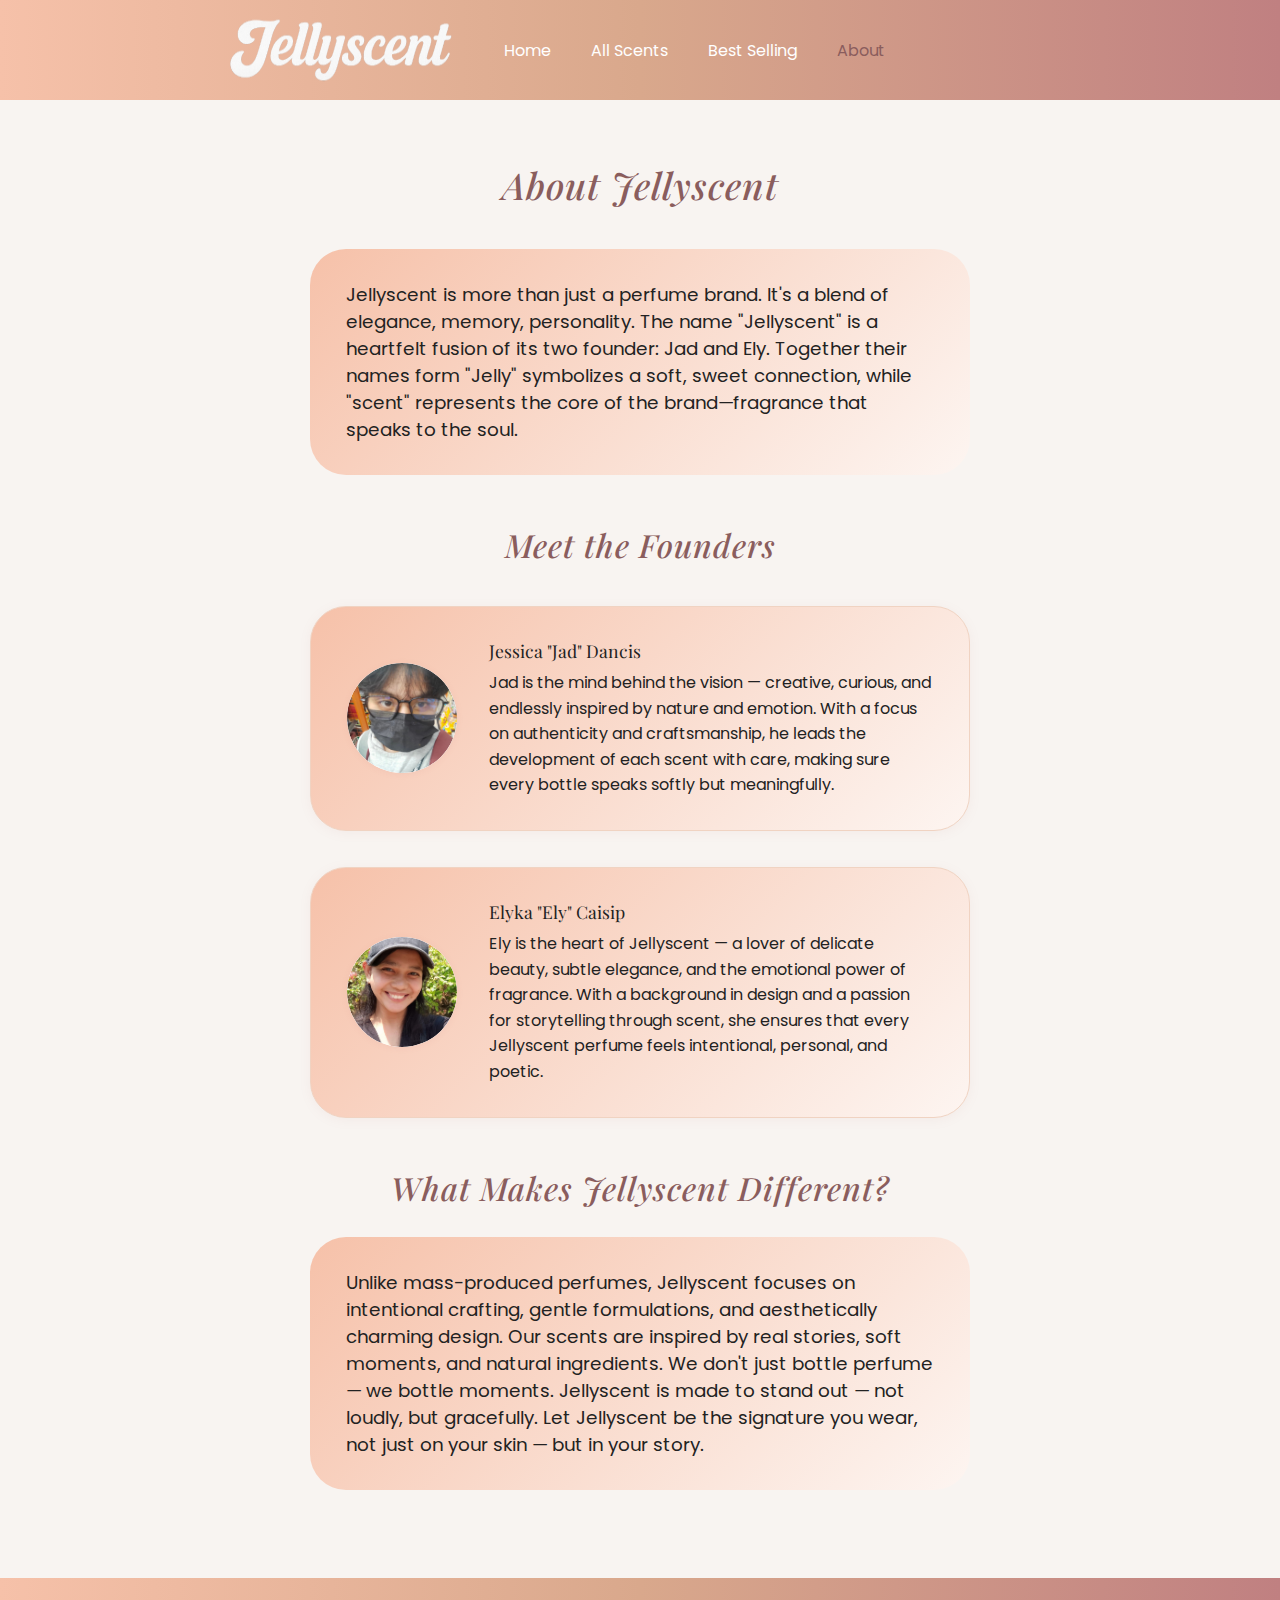
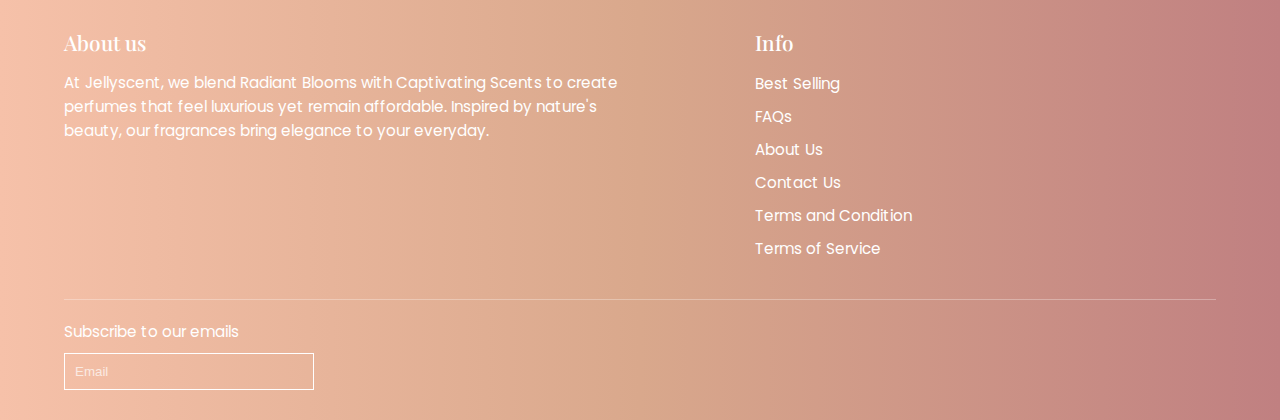
<file: about.html>
<!DOCTYPE html>
<html lang="en">
<head>
    <meta charset="UTF-8">
    <meta name="viewport" content="width=device-width, initial-scale=1.0">
    <title>About Jellyscent</title>
    <link rel="stylesheet" href="styles.css">
    <link href="https://fonts.googleapis.com/css2?family=Playfair+Display:wght@400;500;600;700&family=Poppins:wght@300;400;500&display=swap" rel="stylesheet">
</head>
<body>
    <nav class="navbar">
        <div class="nav-left">
            <div class="logo">
                <img src="images/logo.png" alt="JELLYSCENT logo showing a perfume bottle icon">
            </div>
        </div>
        <div class="menu">
            <ul>
                <li><a href="index.html">Home</a></li>
                <li><a href="all-scents.html">All Scents</a></li>
                <li><a href="bestselling.html">Best Selling</a></li>
                <li><a href="about.html" class="active">About</a></li>
                
            </ul>
        </div>
        <div class="user-icon">
            <a href="buyer/profile-user.html">
                <i class="fas fa-user"></i>
            </a>
        </div>
        <div class="mobile-menu-btn">
            <i class="fas fa-bars"></i>
        </div>
    </nav>
    <main class="about-main">
        <section class="about-section-main">
            <h1 class="about-title centered-title">About Jellyscent</h1>
            <div class="about-highlight-box">
                <p>Jellyscent is more than just a perfume brand. It's a blend of elegance, memory, personality. The name "Jellyscent" is a heartfelt fusion of its two founder: Jad and Ely. Together their names form "Jelly" symbolizes a soft, sweet connection, while "scent" represents the core of the brand—fragrance that speaks to the soul.</p>
            </div>
        </section>
        <section class="founders-section">
            <h2 class="founders-title centered-title">Meet the Founders</h2>
            <div class="founders-cards-horizontal">
                <div class="founder-hover-card">
                    <div class="founder-img-wrap">
                        <img src="images/JAD.jpg" alt="Jessica 'Jad' Dancis" class="founder-img">
                    </div>
                    <div class="founder-info">
                        <h3 class="founder-name">Jessica "Jad" Dancis</h3>
                        <p class="founder-desc">Jad is the mind behind the vision — creative, curious, and endlessly inspired by nature and emotion. With a focus on authenticity and craftsmanship, he leads the development of each scent with care, making sure every bottle speaks softly but meaningfully.</p>
                    </div>
                </div>
                <div class="founder-hover-card founder-mirror-card">
                    <div class="founder-info">
                        <h3 class="founder-name">Elyka "Ely" Caisip</h3>
                        <p class="founder-desc">Ely is the heart of Jellyscent — a lover of delicate beauty, subtle elegance, and the emotional power of fragrance. With a background in design and a passion for storytelling through scent, she ensures that every Jellyscent perfume feels intentional, personal, and poetic.</p>
                    </div>
                    <div class="founder-img-wrap">
                        <img src="images/ELY.jpg" alt="Elyka 'Ely' Caisip" class="founder-img">
                    </div>
                </div>
            </div>
        </section>
        <section class="difference-section">
            <h2 class="difference-title centered-title">What Makes Jellyscent Different?</h2>
            <div class="about-highlight-box">
                <p>Unlike mass-produced perfumes, Jellyscent focuses on intentional crafting, gentle formulations, and aesthetically charming design. Our scents are inspired by real stories, soft moments, and natural ingredients. We don't just bottle perfume — we bottle moments. Jellyscent is made to stand out — not loudly, but gracefully. Let Jellyscent be the signature you wear, not just on your skin — but in your story.</p>
            </div>
        </section>
    </main>
    <footer>
        <div class="footer-content">
            <div class="about-section">
                <h3>About us</h3>
                <p>At Jellyscent, we blend Radiant Blooms with Captivating Scents to create perfumes that feel luxurious yet remain affordable. Inspired by nature's beauty, our fragrances bring elegance to your everyday.</p>
            </div>
            <div class="info-section">
                <h3>Info</h3>
                <ul>
                    <li><a href="best-selling.html">Best Selling</a></li>
                    <li><a href="#">FAQs</a></li>
                    <li><a href="#">About Us</a></li>
                    <li><a href="#">Contact Us</a></li>
                    <li><a href="#">Terms and Condition</a></li>
                    <li><a href="#">Terms of Service</a></li>
                </ul>
            </div>
        </div>
        <div class="footer-bottom">
            <div class="subscribe">
                <p>Subscribe to our emails</p>
                <div class="email-input">
                    <input type="email" placeholder="Email">
                </div>
            </div>
            <div class="social-icons">
                <a href="#"><i class="fab fa-facebook-f"></i></a>
                <a href="#"><i class="fab fa-instagram"></i></a>
            </div>
        </div>
    </footer>
</body>
</html>
</file>
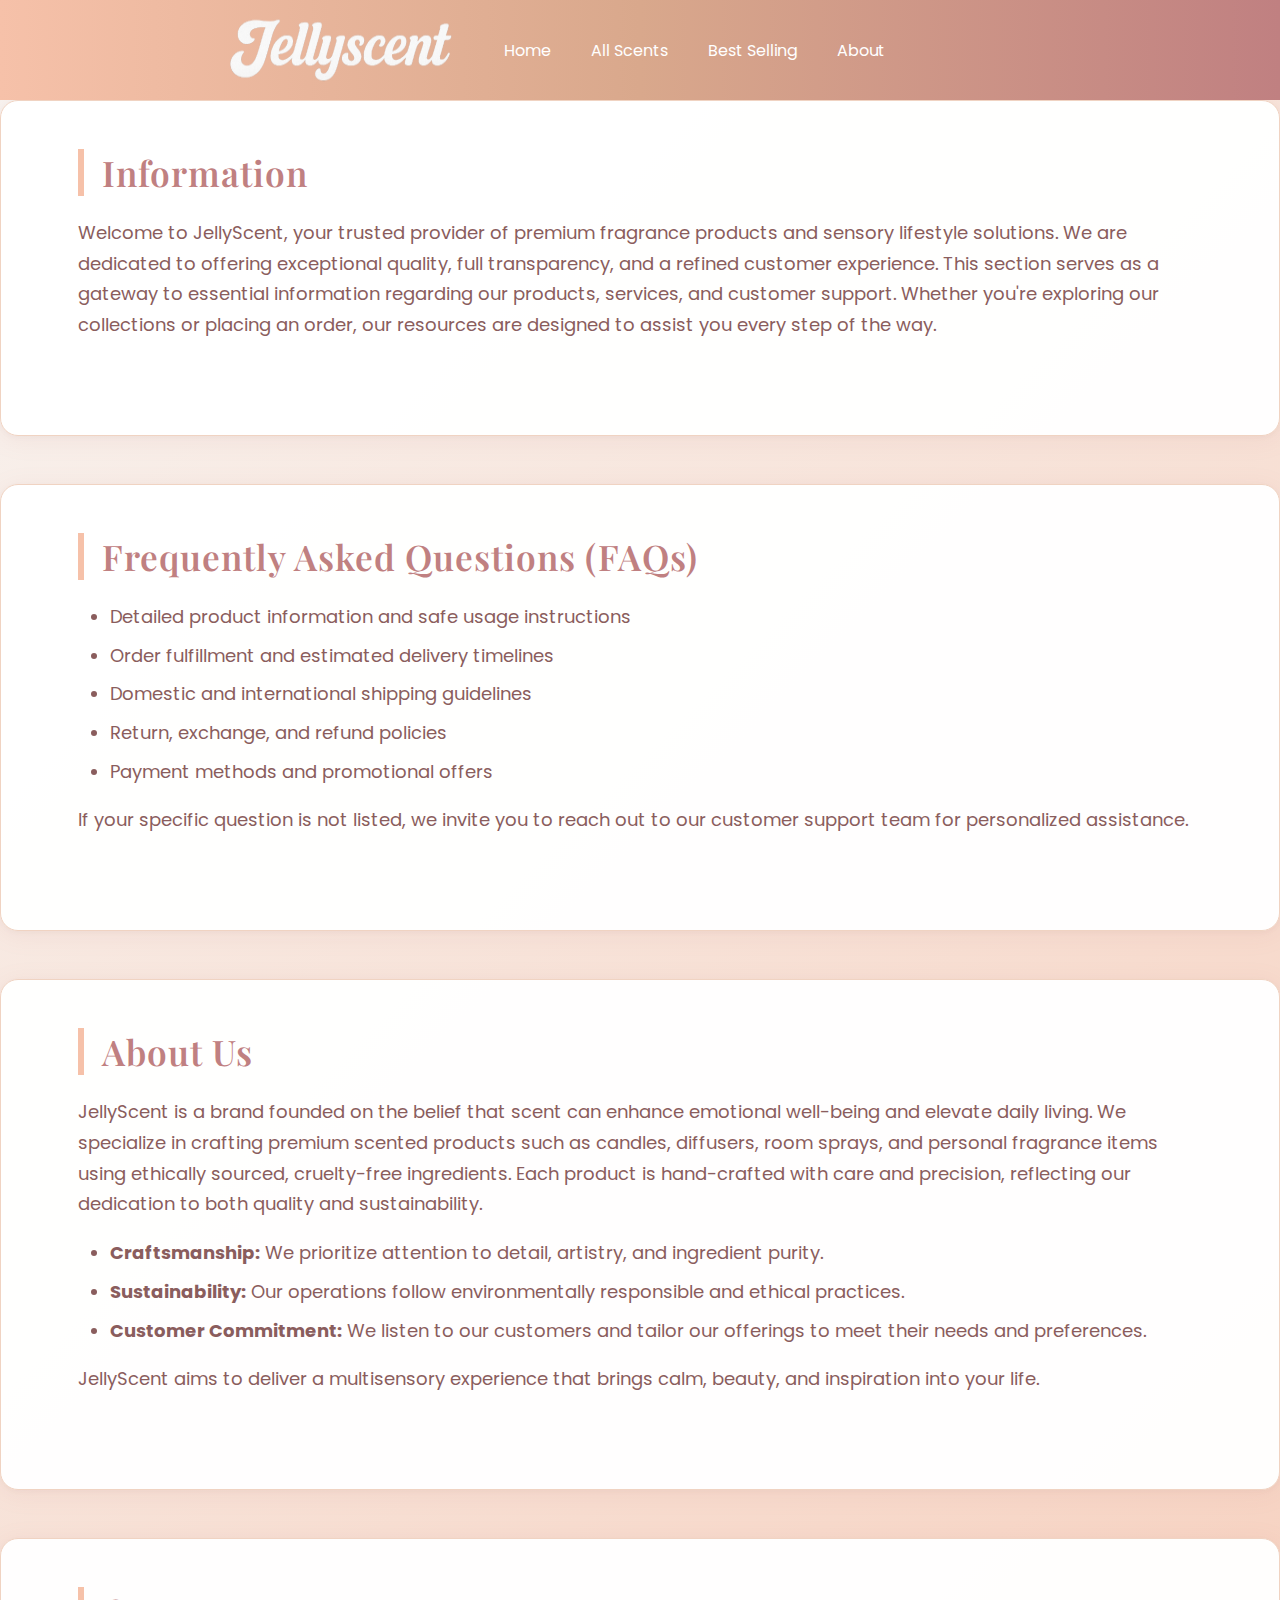
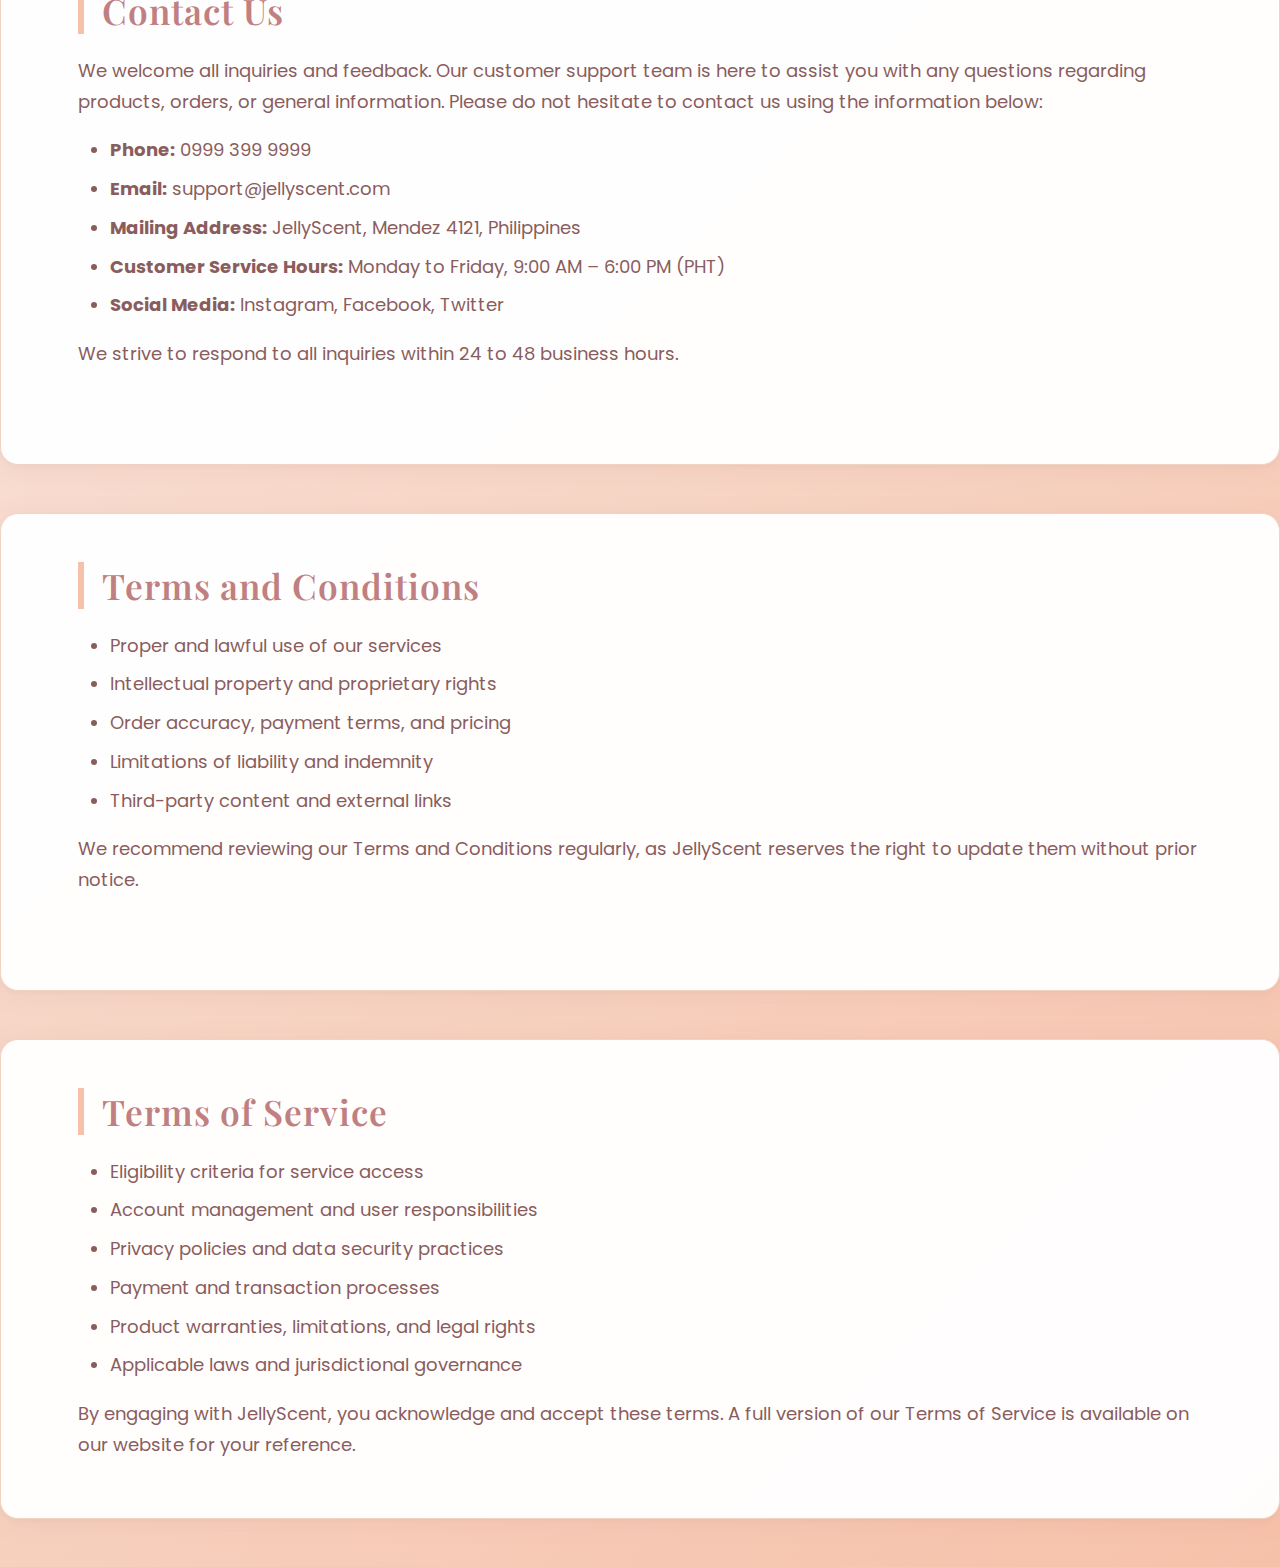
<file: info.html>
<!DOCTYPE html>
<html lang="en">
<head>
    <meta charset="UTF-8">
    <meta name="viewport" content="width=device-width, initial-scale=1.0">
    <title>Info - JellyScent</title>
    <link rel="stylesheet" href="styles.css">
    <link href="https://fonts.googleapis.com/css2?family=Playfair+Display:wght@400;500;600;700&family=Poppins:wght@300;400;500&display=swap" rel="stylesheet">
    <style>
        body {
            background: linear-gradient(135deg, #F8F4F1 0%, #F6C1A9 100%);
            font-family: 'Poppins', sans-serif;
            color: #8A5D5D;
            margin: 0;
        }
        .info-nav {
            position: sticky;
            top: 0;
            background: #fff;
            z-index: 100;
            box-shadow: 0 2px 8px rgba(192,128,129,0.07);
            display: flex;
            justify-content: center;
            gap: 30px;
            padding: 18px 0;
        }
        .info-nav a {
            color: #C08081;
            font-family: 'Playfair Display', serif;
            font-size: 1.1rem;
            text-decoration: none;
            padding: 8px 18px;
            border-radius: 6px;
            transition: background 0.2s, color 0.2s;
        }
        .info-nav a:hover, .info-nav a.active {
            background: #F6C1A9;
            color: #fff;
        }
        .info-section {
            width: 100%;
            margin: 0 auto 48px auto;
            background: rgba(255,255,255,0.97);
            border-radius: 18px;
            box-shadow: 0 4px 24px rgba(192,128,129,0.10), 0 1.5px 4px rgba(138, 93, 93, 0.04);
            padding: 48px 6vw 40px 6vw;
            border: 1.5px solid #f0d3c2;
            position: relative;
            transition: box-shadow 0.3s;
        }
        .info-section:not(:last-child)::after {
            content: '';
            display: block;
            height: 36px;
            width: 100%;
            background: transparent;
        }
        .info-section h2 {
            font-family: 'Playfair Display', serif;
            color: #C08081;
            font-size: 2.2rem;
            margin-bottom: 22px;
            font-weight: 600;
            letter-spacing: 1px;
            text-align: left;
            border-left: 6px solid #F6C1A9;
            padding-left: 18px;
        }
        .info-section p, .info-section ul {
            font-size: 1.13rem;
            color: #8A5D5D;
            margin-bottom: 18px;
            line-height: 1.7;
        }
        .info-section ul {
            padding-left: 32px;
            list-style-type: disc;
        }
        .info-section li {
            margin-bottom: 10px;
        }
        @media (max-width: 900px) {
            .info-section {
                padding: 32px 3vw 28px 3vw;
            }
            .info-section h2 {
                font-size: 1.4rem;
                padding-left: 10px;
            }
        }
        @media (max-width: 600px) {
            .info-section {
                padding: 18px 2vw 14px 2vw;
                border-radius: 10px;
            }
            .info-section h2 {
                font-size: 1.1rem;
                padding-left: 6px;
            }
        }
        .back-btn {
            display: inline-flex;
            align-items: center;
            gap: 6px;
            margin: 28px 0 18px 32px;
            padding: 10px 22px;
            background: #F6C1A9;
            color: #8A5D5D;
            border: none;
            border-radius: 24px;
            font-family: 'Poppins', sans-serif;
            font-size: 1.08rem;
            font-weight: 500;
            cursor: pointer;
            box-shadow: 0 2px 8px rgba(192,128,129,0.07);
            transition: background 0.2s, color 0.2s;
        }
        .back-btn:hover {
            background: #D9A88C;
            color: #fff;
        }
    </style>
</head>
<body>
    <!-- Navigation Bar - Copied from index.html -->
    <nav class="navbar">
        <div class="nav-left">
            <div class="logo">
                <img src="images/logo.png" alt="JELLYSCENT logo showing a perfume bottle icon">
            </div>
        </div>
        <div class="menu">
            <ul>
                <li><a href="index.html">Home</a></li>
                <li><a href="all-scents.html">All Scents</a></li>
                <li><a href="best-selling.html">Best Selling</a></li>
                <li><a href="about.html">About</a></li>
               
            </ul>
        </div>
        <div class="user-icon">
            <a href="login.html">
                <i class="fas fa-user"></i>
            </a>
        </div>
        <div class="mobile-menu-btn">
            <i class="fas fa-bars"></i>
        </div>
    </nav>
    <main>
        <section class="info-section" id="information">
            <h2>Information</h2>
            <p>Welcome to JellyScent, your trusted provider of premium fragrance products and sensory lifestyle solutions. We are dedicated to offering exceptional quality, full transparency, and a refined customer experience. This section serves as a gateway to essential information regarding our products, services, and customer support. Whether you're exploring our collections or placing an order, our resources are designed to assist you every step of the way.</p>
        </section>
        <section class="info-section" id="faqs">
            <h2>Frequently Asked Questions (FAQs)</h2>
            <ul>
                <li>Detailed product information and safe usage instructions</li>
                <li>Order fulfillment and estimated delivery timelines</li>
                <li>Domestic and international shipping guidelines</li>
                <li>Return, exchange, and refund policies</li>
                <li>Payment methods and promotional offers</li>
            </ul>
            <p>If your specific question is not listed, we invite you to reach out to our customer support team for personalized assistance.</p>
        </section>
        <section class="info-section" id="about">
            <h2>About Us</h2>
            <p>JellyScent is a brand founded on the belief that scent can enhance emotional well-being and elevate daily living. We specialize in crafting premium scented products such as candles, diffusers, room sprays, and personal fragrance items using ethically sourced, cruelty-free ingredients. Each product is hand-crafted with care and precision, reflecting our dedication to both quality and sustainability.</p>
            <ul>
                <li><b>Craftsmanship:</b> We prioritize attention to detail, artistry, and ingredient purity.</li>
                <li><b>Sustainability:</b> Our operations follow environmentally responsible and ethical practices.</li>
                <li><b>Customer Commitment:</b> We listen to our customers and tailor our offerings to meet their needs and preferences.</li>
            </ul>
            <p>JellyScent aims to deliver a multisensory experience that brings calm, beauty, and inspiration into your life.</p>
        </section>
        <section class="info-section" id="contact">
            <h2>Contact Us</h2>
            <p>We welcome all inquiries and feedback. Our customer support team is here to assist you with any questions regarding products, orders, or general information. Please do not hesitate to contact us using the information below:</p>
            <ul>
                <li><b>Phone:</b> 0999 399 9999</li>
                <li><b>Email:</b> support@jellyscent.com</li>
                <li><b>Mailing Address:</b> JellyScent, Mendez 4121, Philippines</li>
                <li><b>Customer Service Hours:</b> Monday to Friday, 9:00 AM – 6:00 PM (PHT)</li>
                <li><b>Social Media:</b> Instagram, Facebook, Twitter</li>
            </ul>
            <p>We strive to respond to all inquiries within 24 to 48 business hours.</p>
        </section>
        <section class="info-section" id="terms">
            <h2>Terms and Conditions</h2>
            <ul>
                <li>Proper and lawful use of our services</li>
                <li>Intellectual property and proprietary rights</li>
                <li>Order accuracy, payment terms, and pricing</li>
                <li>Limitations of liability and indemnity</li>
                <li>Third-party content and external links</li>
            </ul>
            <p>We recommend reviewing our Terms and Conditions regularly, as JellyScent reserves the right to update them without prior notice.</p>
        </section>
        <section class="info-section" id="service">
            <h2>Terms of Service</h2>
            <ul>
                <li>Eligibility criteria for service access</li>
                <li>Account management and user responsibilities</li>
                <li>Privacy policies and data security practices</li>
                <li>Payment and transaction processes</li>
                <li>Product warranties, limitations, and legal rights</li>
                <li>Applicable laws and jurisdictional governance</li>
            </ul>
            <p>By engaging with JellyScent, you acknowledge and accept these terms. A full version of our Terms of Service is available on our website for your reference.</p>
        </section>
    </main>
    <script>
        // Mobile menu toggle for navbar
        document.querySelector('.mobile-menu-btn').addEventListener('click', function() {
            document.querySelector('.menu').classList.toggle('active');
        });
    </script>
</body>
</html>
</file>
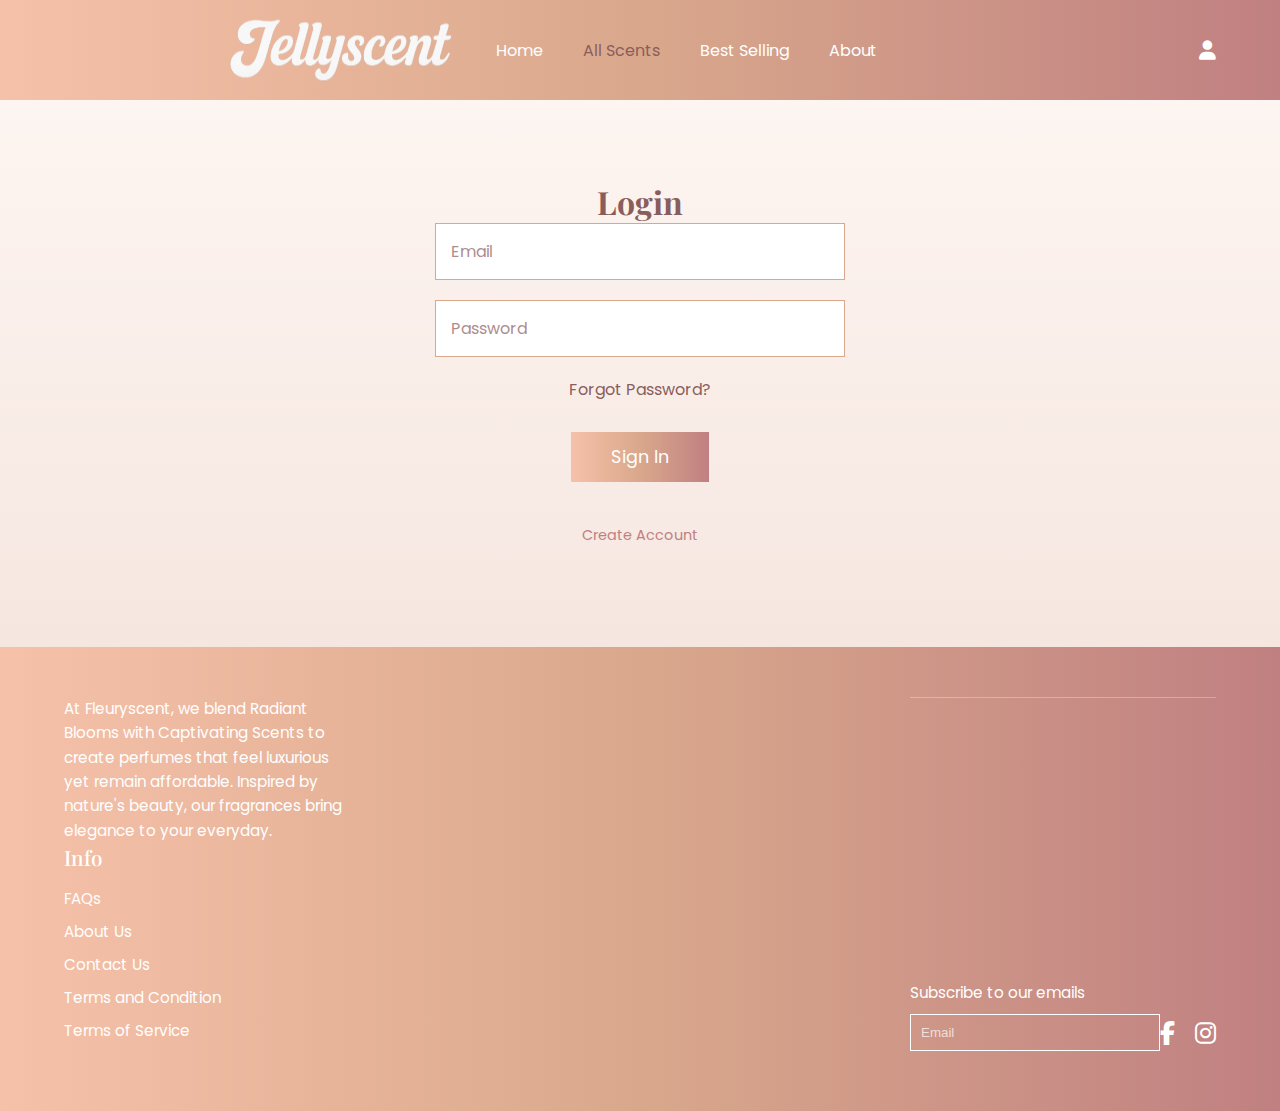
<file: login.html>
<!DOCTYPE html>
<html lang="en">
<head>
    <meta charset="UTF-8">
    <meta name="viewport" content="width=device-width, initial-scale=1.0">
    <title>JELLYSCENT - Login</title>
    <link rel="stylesheet" href="styles.css">
    <link rel="stylesheet" href="https://cdnjs.cloudflare.com/ajax/libs/font-awesome/6.4.0/css/all.min.css">
    <link href="https://fonts.googleapis.com/css2?family=Playfair+Display:wght@400;500;600;700&family=Poppins:wght@300;400;500&display=swap" rel="stylesheet">
</head>
<body>
    <!-- Navigation Bar - Reused from index.html -->
    <nav class="navbar">
        <div class="nav-left">
            <div class="logo">
                <img src="images/logo.png" alt="JELLYSCENT logo showing a perfume bottle icon">
            </div>
        </div>
        <div class="menu">
            <ul>
                <li><a href="index.html">Home</a></li>
                <li><a href="all-scents.html" class="active">All Scents</a></li>
                <li><a href="bestselling.html">Best Selling</a></li>
                <li><a href="about.html">About</a></li>
            </ul>
        </div>
        <div class="user-icon">
            <a href="login.html">
                <i class="fas fa-user"></i>
            </a>
        </div>
        <div class="mobile-menu-btn">
            <i class="fas fa-bars"></i>
        </div>
    </nav>

    <!-- Login Section -->
    <section class="login-section">
        <div class="login-container">
            <h1>Login</h1>
            <form id="loginForm" class="login-form" method="POST" action="php/login.php">
                <div class="form-group">
                    <input type="email" id="email" name="email" placeholder="Email" required>
                </div>
                <div class="form-group">
                    <input type="password" id="password" name="password" placeholder="Password" required>
                </div>
                <div class="form-links">
                    <a href="#" class="forgot-password">Forgot Password?</a>
                </div>
                <button type="submit" class="signin-btn">Sign In</button>
                <div class="create-account">
                    <a href="register.html">Create Account</a>
                </div>
                <div id="error-message" class="error-message"></div>
            </form>
        </div>
    </section>

    <!-- Footer - Reused from index.html -->
   <footer>
        <div class="footer-content">
            <div id="about-us" class="about-section">
            <div id="about-us" class="about-section">
                <p>At Fleuryscent, we blend Radiant Blooms with Captivating Scents to create perfumes that feel luxurious yet remain affordable. Inspired by nature's beauty, our fragrances bring elegance to your everyday.</p>
            </div>
            <div class="info-section">
                <h3>Info</h3>
                <ul>
                    <li><a href="#">FAQs</a></li>
                    <li><a href="#">About Us</a></li>
                    <li><a href="#">Contact Us</a></li>
                    <li><a href="#">Terms and Condition</a></li>
                    <li><a href="#">Terms of Service</a></li>
                </ul>
            </div>
        </div>
        <div class="footer-bottom">
            <div class="subscribe">
                <p>Subscribe to our emails</p>
                <div class="email-input">
                    <input type="email" placeholder="Email">
                </div>
            </div>
            <div class="social-icons">
                <a href="#"><i class="fab fa-facebook-f"></i></a>
                <a href="#"><i class="fab fa-instagram"></i></a>
            </div>
        </div>
    </footer>
    <script>
        // Mobile menu toggle
        document.querySelector('.mobile-menu-btn').addEventListener('click', function() {
            document.querySelector('.menu').classList.toggle('active');
        });

        document.getElementById('loginForm').addEventListener('submit', function(e) {
            e.preventDefault();
            
            const formData = new FormData(this);
            
            fetch('php/login.php', {
                method: 'POST',
                body: formData
            })
            .then(response => response.json())
            .then(data => {
                if (data.success) {
                    // Redirect based on role
                    if (data.role === 'admin') {
                        window.location.href = 'admin/dashboard.html';
                    } else {
                        window.location.href = 'buyer/profile-user.html';
                    }
                } else {
                    const errorMessage = document.getElementById('error-message');
                    errorMessage.textContent = data.message || 'Login failed';
                    errorMessage.style.display = 'block';
                }
            })
            .catch(error => {
                console.error('Login error:', error);
                const errorMessage = document.getElementById('error-message');
                errorMessage.textContent = 'An error occurred during login';
                errorMessage.style.display = 'block';
            });
        });

        async function loadProfileCart() {
            const container = document.getElementById('profile-cart-items');
            if (!container) return;

            container.innerHTML = '<p>Loading cart...</p>';

            try {
                const response = await fetch('../php/cart.php?action=get');
                const items = await response.json();

                if (!Array.isArray(items) || items.length === 0) {
                    container.innerHTML = '<p>Your cart is empty.</p>';
                    return;
                }

                let html = '<ul class="profile-cart-list">';
                items.forEach(item => {
                    html += `
                        <li>
                            <strong>${item.product_name}</strong>
                            <span>(${item.size})</span>
                            <span>Qty: ${item.quantity}</span>
                            <span>₱${parseFloat(item.total_price).toFixed(2)}</span>
                            <button onclick="removeCartItem(${item.id})">Remove</button>
                        </li>
                    `;
                });
                html += '</ul>';
                container.innerHTML = html;

                window.removeCartItem = async function(id) {
                    if (!confirm('Remove this item?')) return;
                    await fetch('../php/cart.php?action=delete', {
                        method: 'POST',
                        headers: {'Content-Type': 'application/x-www-form-urlencoded'},
                        body: `id=${id}`
                    });
                    loadProfileCart();
                }
            } catch (error) {
                container.innerHTML = '<p>Failed to load cart items.</p>';
                console.error(error);
            }
        }

        // Call this when the page loads
        document.addEventListener('DOMContentLoaded', loadProfileCart);
    </script>
</body>
</html>
</file>
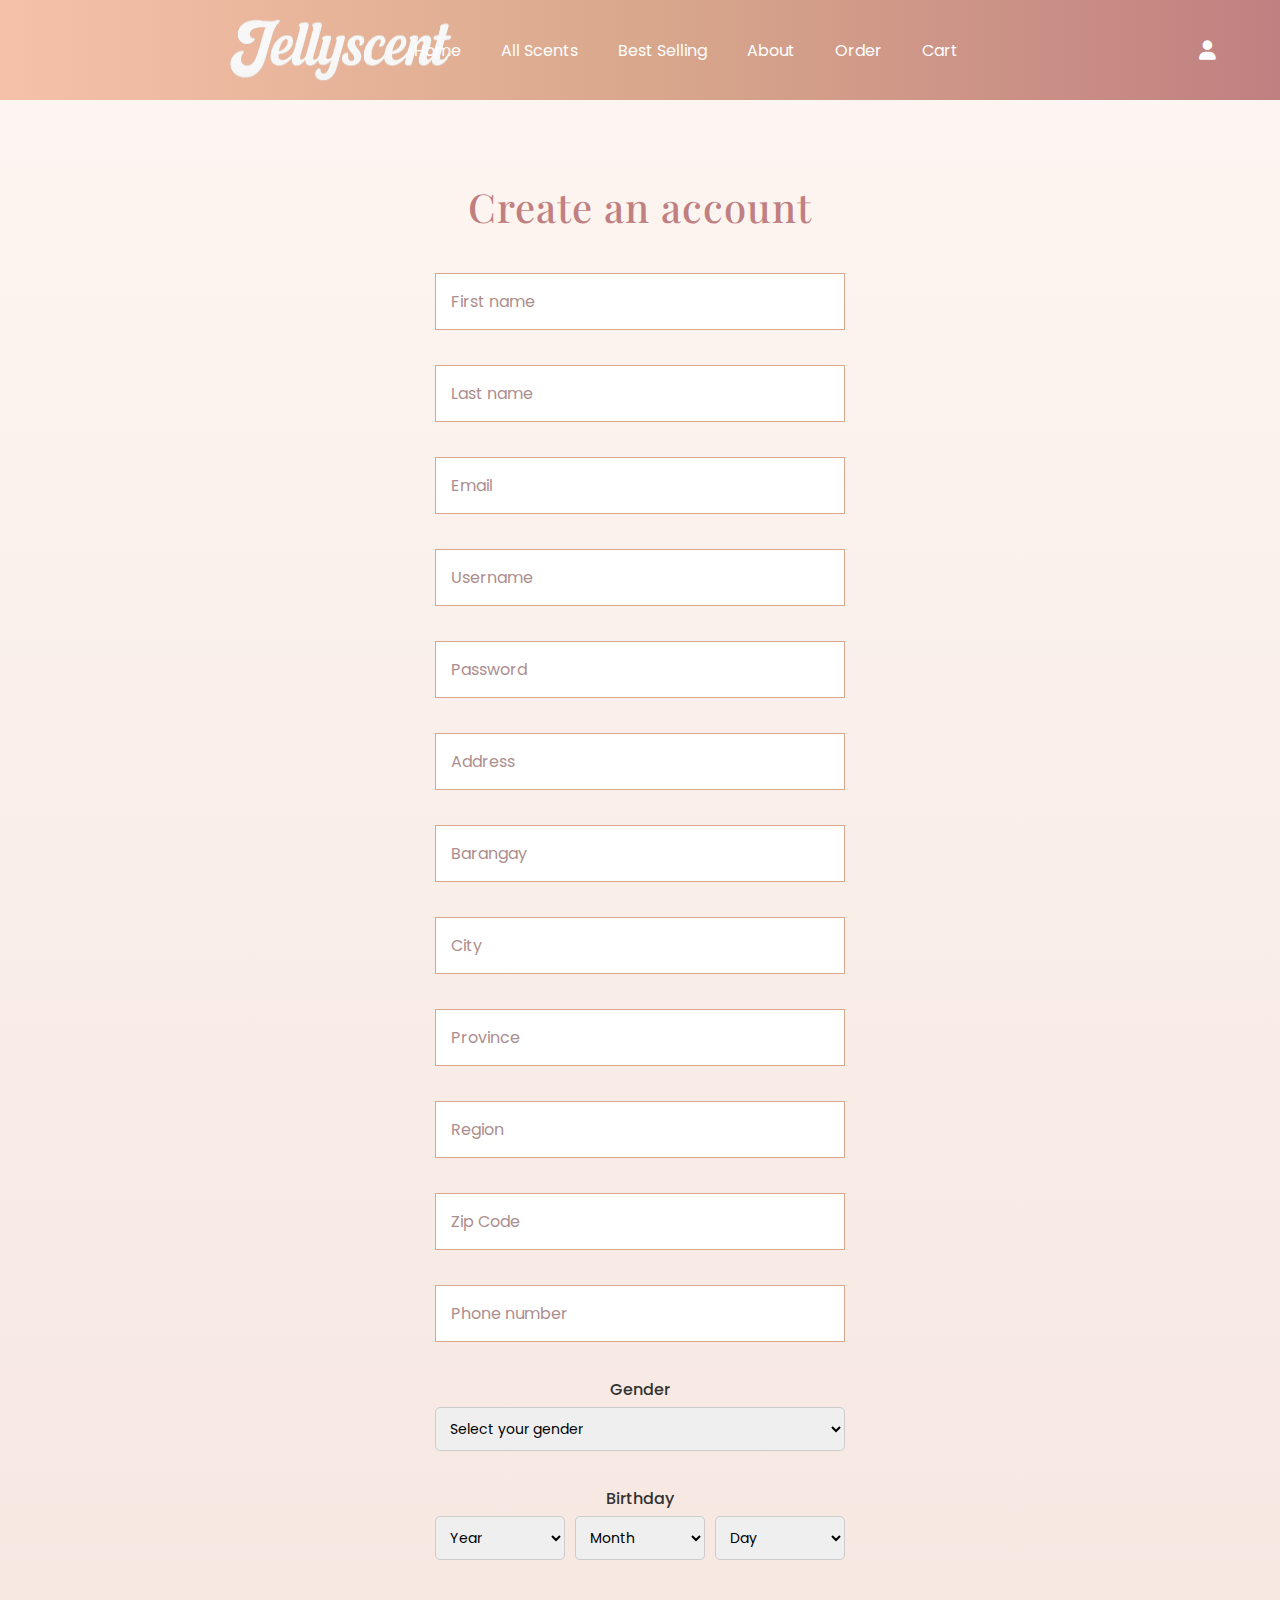
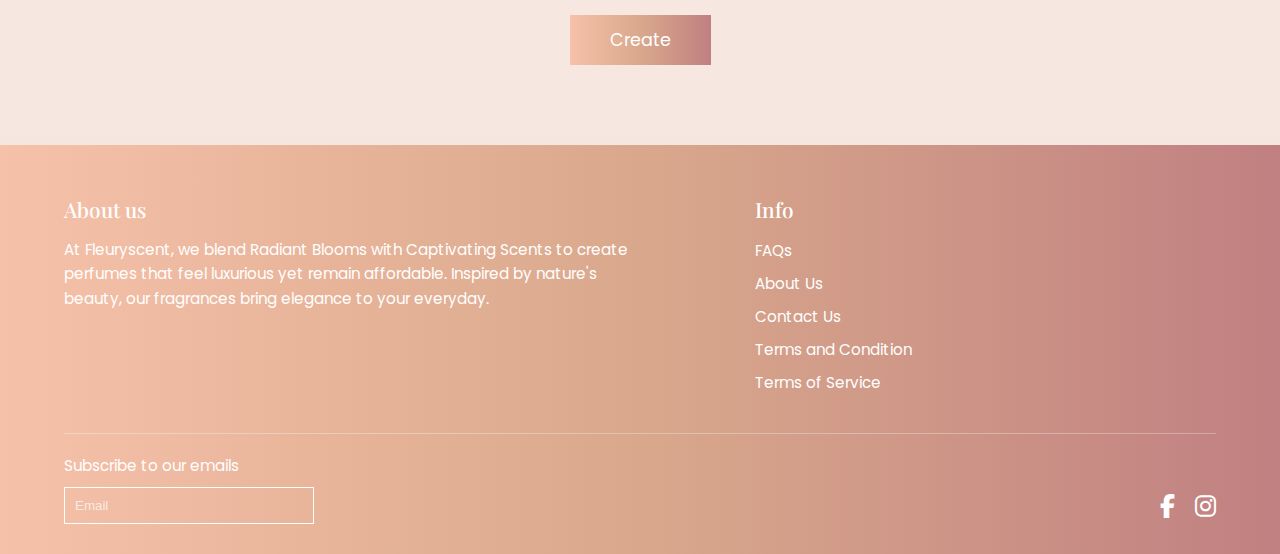
<file: register.html>
<!DOCTYPE html>
<html lang="en">
<head>
    <meta charset="UTF-8">
    <meta name="viewport" content="width=device-width, initial-scale=1.0">
    <title>Fleuryscent - Create Account</title>
    <link rel="stylesheet" href="styles.css">
    <link rel="stylesheet" href="register.css">
    <link rel="stylesheet" href="https://cdnjs.cloudflare.com/ajax/libs/font-awesome/6.4.0/css/all.min.css">
    <link href="https://fonts.googleapis.com/css2?family=Playfair+Display:wght@400;500;600;700&family=Poppins:wght@300;400;500&display=swap" rel="stylesheet">
</head>
<body>
    <!-- Navigation Bar -->
    <nav class="navbar">
        <div class="nav-left">
            <div class="logo">
                <img src="images/logo.png" alt="Fleuryscent logo showing a perfume bottle icon">
            </div>
        </div>
        <div class="menu">
            <ul>
                <li><a href="index.html">Home</a></li>
                <li><a href="all-scents.html">All Scents</a></li>
                <li><a href="best-selling.html">Best Selling</a></li>
                <li><a href="about-us">About</a></li>
                <li><a href="buyer/order1.html">Order</a></li>
                <li><a href="buyer/cart1.html">Cart</a></li>
            </ul>
        </div>
        <div class="user-icon">
            <a href="login.html"><i class="fas fa-user"></i></a>
        </div>
        <div class="mobile-menu-btn"><i class="fas fa-bars"></i></div>
    </nav>

    <!-- Create Account Section -->
    <section class="create-account-section">
        <div class="create-account-container">
            <h2 class="create-account-heading">Create an account</h2>
            <form class="create-account-form" action="php/register.php" method="POST">
    <div class="form-group">
        <input type="text" id="first_name" name="first_name" placeholder="First name" required>
    </div>
    <div class="form-group">
        <input type="text" id="last_name" name="last_name" placeholder="Last name" required>
    </div>
    <div class="form-group">
        <input type="email" id="email" name="email" placeholder="Email" required>
    </div>
    <div class="form-group">
        <input type="text" id="username" name="username" placeholder="Username" required>
    </div>
    <div class="form-group">                   
        <input type="password" id="password" name="password" placeholder="Password" required>
    </div>
    <div class="form-group">
        <input type="text" id="address" name="address" placeholder="Address" required>
    </div>
    <div class="form-group">
        <input type="text" id="brgy" name="barangay" placeholder="Barangay" required>
    </div>
    <div class="form-group">
        <input type="text" id="city" name="city" placeholder="City" required>
    </div>
    <div class="form-group">
        <input type="text" id="province" name="province" placeholder="Province" required>
    </div>
    <div class="form-group">
        <input type="text" id="region" name="region" placeholder="Region" required>
    </div>
    <div class="form-group">
        <input type="text" id="zip" name="zip" placeholder="Zip Code" required>
    </div>
    <div class="form-group">
        <input type="text" id="phone" name="phone_number" placeholder="Phone number" required>
    </div>

    <!-- Gender dropdown -->
    <div class="form-group">
        <label for="gender">Gender</label>
        <select id="gender" name="gender" required>
            <option value="" disabled selected>Select your gender</option>
            <option value="MALE">Male</option>
            <option value="FEMALE">Female</option>
            <option value="OTHER">Other</option>
        </select>
    </div>

    <!-- Birthday dropdowns -->
    <!-- Birthday dropdowns -->
<div class="form-group">
    <label>Birthday</label>
    <div style="display: flex; gap: 10px;">
        <select id="birth_year" name="birth_year" required>
            <option value="" disabled selected>Year</option>
        </select>

        <select id="birth_month" name="birth_month" required>
            <option value="" disabled selected>Month</option>
            <option value="1">Jan</option>
            <option value="2">Feb</option>
            <option value="3">Mar</option>
            <option value="4">Apr</option>
            <option value="5">May</option>
            <option value="6">Jun</option>
            <option value="7">Jul</option>
            <option value="8">Aug</option>
            <option value="9">Sep</option>
            <option value="10">Oct</option>
            <option value="11">Nov</option>
            <option value="12">Dec</option>
        </select>

        <select id="birth_date" name="birth_date" required>
            <option value="" disabled selected>Day</option>
        </select>
    </div>
</div>


    <button type="submit" class="create-btn">Create</button>
</form>

        </div>
    </section>

    <!-- Footer -->
    <footer>
        <div class="footer-content">
            <div class="about-section">
                <h3>About us</h3>
                <p>At Fleuryscent, we blend Radiant Blooms with Captivating Scents to create perfumes that feel luxurious yet remain affordable. Inspired by nature's beauty, our fragrances bring elegance to your everyday.</p>
            </div>
            <div class="info-section">
                <h3>Info</h3>
                <ul>
                    <li><a href="#">FAQs</a></li>
                    <li><a href="#">About Us</a></li>
                    <li><a href="#">Contact Us</a></li>
                    <li><a href="#">Terms and Condition</a></li>
                    <li><a href="#">Terms of Service</a></li>
                </ul>
            </div>
        </div>
        <div class="footer-bottom">
            <div class="subscribe">
                <p>Subscribe to our emails</p>
                <div class="email-input">
                    <input type="email" placeholder="Email">
                </div>
            </div>
            <div class="social-icons">
                <a href="#"><i class="fab fa-facebook-f"></i></a>
                <a href="#"><i class="fab fa-instagram"></i></a>
            </div>
        </div>
    </footer>

    <script>
        document.querySelector('.mobile-menu-btn').addEventListener('click', function() {
            document.querySelector('.menu').classList.toggle('active');
        });



        const yearSelect = document.getElementById('birth_year');
    const monthSelect = document.getElementById('birth_month');
    const daySelect = document.getElementById('birth_date');

    // Populate year options
    const currentYear = new Date().getFullYear();
    for (let y = currentYear; y >= 1900; y--) {
        const option = document.createElement('option');
        option.value = y;
        option.textContent = y;
        yearSelect.appendChild(option);
    }

    // Function to determine number of days in a given month/year
    function getDaysInMonth(month, year) {
        return new Date(year, month, 0).getDate();
    }

    function populateDays() {
        const year = parseInt(yearSelect.value);
        const month = parseInt(monthSelect.value);

        if (!year || !month) return;

        const daysInMonth = getDaysInMonth(month, year);
        daySelect.innerHTML = '<option value="" disabled selected>Day</option>';

        for (let d = 1; d <= daysInMonth; d++) {
            const option = document.createElement('option');
            option.value = d;
            option.textContent = d;
            daySelect.appendChild(option);
        }
    }

    // Add event listeners
    yearSelect.addEventListener('change', populateDays);
    monthSelect.addEventListener('change', populateDays);
    </script>
</body>
</html>
</file>
<file: register.css>
/* Style form-group consistently */
.form-group {
    display: flex;
    flex-direction: column;
    margin-bottom: 15px;
}

.form-group label {
    font-weight: 500;
    margin-bottom: 5px;
    color: #333;
    font-family: 'Poppins', sans-serif;
}

/* Style inputs and select fields */
.form-group input,
.form-group select {
    padding: 10px;
    font-size: 14px;
    border: 1px solid #ccc;
    border-radius: 5px;
    font-family: 'Poppins', sans-serif;
}

/* Flex layout for birthday dropdowns */
.form-group div select {
    flex: 1;
}

/* Responsive spacing between birthday dropdowns */
.form-group div {
    display: flex;
    gap: 10px;
}
</file>
<file: styles.css>
/* Reset and Base Styles */
* {
    margin: 0;
    padding: 0;
    box-sizing: border-box;
}

body {
    font-family: 'Poppins', sans-serif;
    color: #8A5D5D;
    background-color: #FDF5F1;
}

h1, h2, h3, h4, h5, h6 {
    font-family: 'Playfair Display', serif;
}

a {
    text-decoration: none;
    color: inherit;
}

ul {
    list-style: none;
}

button {
    cursor: pointer;
    font-family: 'Poppins', sans-serif;
}

/* Navigation Bar - Updated spacing between logo and menu */
.navbar {
    display: flex;
    justify-content: space-between;
    align-items: center;
    padding: 15px 5%;
    background: linear-gradient(to right, #F6C1A9, #D9A88C, #C08081);
    position: sticky;
    top: 0;
    z-index: 1000;
}

/* New nav-left container to position logo */
.nav-left {
    display: flex;
    align-items: center;
    margin-right: 10px; /* Reduced margin to bring logo closer to menu */
}

.logo {
    display: flex;
    align-items: center;
}

.logo img {
    width: 250px;
    height: 70px;
    margin-right: -1px;
    margin-left: 150px;
}

/* Adjusted menu positioning */
.menu {
    flex-grow: 1;
    display: flex;
    justify-content: center;
}

.menu ul {
    display: flex;
    justify-content: center;
    gap: 40px;
    margin-left: -300px; /* Shift menu items slightly left to balance with logo */
}

.menu ul li a {
    color: #fff;
    font-weight: 400;
    transition: all 0.3s ease;
}

.menu ul li a:hover, .menu ul li a.active {
    color: #8A5D5D;
}

.user-icon {
    color: #fff;
    font-size: 1.2rem;
    cursor: pointer;
}

.mobile-menu-btn {
    display: none;
    color: #fff;
    font-size: 1.5rem;
    cursor: pointer;
}

/* Hero Section */
.hero {
    height: 500px;
    position: relative;
    display: flex;
    justify-content: center;
    align-items: center;
    background-image: url('images/0.png');
    background-size: cover;
    background-position: center;
}

.hero::before {
    content: '';
    position: absolute;
    top: 0;
    left: 0;
    width: 100%;
    height: 100%;
    background-color: #F6C1A9;
    opacity: 0.75;
    z-index: 1;
}

.hero-content {
    position: relative;
    z-index: 2;
    text-align: center;
}

.shop-now-btn {
    padding: 12px 40px;
    background-color: transparent;
    color: #fff;
    border: 2px solid #fff;
    font-size: 1rem;
    font-weight: 400;
    letter-spacing: 1px;
    transition: all 0.3s ease;
}

.shop-now-btn:hover {
    background-color: rgba(255, 255, 255, 0.2);
}

/* Best Selling Section */
.best-selling {
    padding: 60px 5%;
    text-align: center;
    background-color: #FDF5F1;
}

.best-selling h2 {
    font-size: 2rem;
    margin-bottom: 40px;
    color: #C08081;
    letter-spacing: 2px;
}

.view-all-container {
    margin-top: 40px;
    text-align: center;
    width: 100%;
}

.view-all {
    display: inline-block;
    padding: 12px 30px;
    background: linear-gradient(to right, #F6C1A9, #D9A88C, #C08081);
    color: white;
    border: none;
    border-radius: 25px;
    font-family: 'Poppins', sans-serif;
    font-size: 1rem;
    cursor: pointer;
    transition: all 0.3s ease;
    text-decoration: none;
}

.view-all:hover {
    transform: translateY(-2px);
    box-shadow: 0 4px 12px rgba(192, 128, 129, 0.2);
}

/* All Scents Section */
.all-scents {
    padding: 60px 5%;
    text-align: center;
    background-color: #F7F7F7;
}

.all-scents h2 {
    font-size: 2rem;
    margin-bottom: 40px;
    color: #C08081;
    letter-spacing: 2px;
}

/* Updated Footer Layout */
footer {
    background: linear-gradient(to right, #F6C1A9, #D9A88C, #C08081);
    color: #fff;
    padding: 50px 5% 30px;
}

.footer-content {
    display: flex;
    justify-content: space-between;
    margin-bottom: 30px;
    gap: 40px; /* Reduced gap between About us and Info sections */
}

.about-section {
    width: 50%; /* Adjusted width */
}

.info-section {
    width: 40%; /* Adjusted width */
}

.about-section h3, .info-section h3 {
    font-size: 1.3rem;
    margin-bottom: 15px;
    font-weight: 500;
}

.about-section p {
    line-height: 1.6;
    font-size: 0.95rem;
}

.info-section ul li {
    margin-bottom: 8px;
}

.info-section ul li a {
    transition: color 0.3s ease;
    font-size: 0.95rem;
}

.info-section ul li a:hover {
    color: #8A5D5D;
}

.footer-bottom {
    display: flex;
    justify-content: space-between;
    align-items: flex-end;
    padding-top: 20px;
    border-top: 1px solid rgba(255, 255, 255, 0.3);
}

.subscribe p {
    margin-bottom: 10px;
    font-size: 0.95rem;
    text-align: left; /* Align text to the left */
}

.email-input input {
    padding: 10px;
    width: 250px;
    border: 1px solid #fff;
    background-color: transparent;
    color: #fff;
}

.email-input input::placeholder {
    color: rgba(255, 255, 255, 0.7);
}

.social-icons {
    display: flex;
    gap: 20px;
    align-self: flex-end; /* Align to the bottom */
}

.social-icons a {
    color: #fff;
    font-size: 1.5rem;
    transition: color 0.3s ease;
}

.social-icons a:hover {
    color: #8A5D5D;
}

/* Responsive Design */
@media (max-width: 1024px) {
    .footer-content {
        flex-direction: column;
        gap: 30px;
    }
    
    .about-section, .info-section {
        width: 100%;
    }
}

@media (max-width: 768px) {
    .navbar {
        padding: 15px 3%;
    }
    
    .mobile-menu-btn {
        display: block;
    }
    
    .menu {
        position: absolute;
        top: 80px;
        left: 0;
        width: 100%;
        background-color: #F6C1A9;
        padding: 20px;
        display: none;
    }
    
    .menu.active {
        display: block;
    }
    
    .menu ul {
        flex-direction: column;
        gap: 15px;
    }
    
    .footer-bottom {
        flex-direction: column;
        gap: 30px;
        align-items: flex-start;
    }
    
    .social-icons {
        align-self: flex-end;
    }
}

@media (max-width: 480px) {
    .hero {
        height: 400px;
    }
    
    .email-input input {
        width: 100%;
    }
    
    .footer-bottom {
        align-items: center;
    }
    
    .social-icons {
        align-self: center;
    }
}

@media (max-width: 768px) {
    .nav-left {
        margin-right: 0;
    }
    
    .menu ul {
        margin-left: 0;
    }
    
    .size-dropdown-content {
        width: 90%;
    }
}

/* Add these styles to your existing styles.css file */

/* Product Popup Styles */
.product-popup-overlay {
    position: fixed;
    top: 0;
    left: 0;
    width: 100%;
    height: 100%;
    background-color: rgba(0, 0, 0, 0.5);
    display: flex;
    justify-content: center;
    align-items: center;
    z-index: 2000;
    opacity: 0;
    visibility: hidden;
    transition: opacity 0.3s ease, visibility 0.3s ease;
}

.product-popup-overlay.active {
    opacity: 1;
    visibility: visible;
}

.product-popup {
    background-color: #fff;
    border-radius: 20px;
    width: 90%;
    max-width: 900px;
    max-height: 90vh;
    overflow-y: auto;
    position: relative;
    box-shadow: 0 10px 30px rgba(0, 0, 0, 0.1);
    transform: translateY(20px);
    opacity: 0;
    transition: transform 0.4s ease, opacity 0.4s ease;
}

.product-popup-overlay.active .product-popup {
    transform: translateY(0);
    opacity: 1;
}

.close-popup {
    position: absolute;
    top: 15px;
    right: 15px;
    background: transparent;
    border: none;
    color: #8A5D5D;
    font-size: 1.5rem;
    cursor: pointer;
    z-index: 10;
    transition: color 0.3s ease;
}

.close-popup:hover {
    color: #C08081;
}

.popup-content {
    display: flex;
    padding: 30px;
    gap: 30px;
}

.popup-image {
    flex: 1;
    background-color: #FDF5F1;
    border-radius: 10px;
    padding: 20px;
    display: flex;
    align-items: center;
    justify-content: center;
}

.popup-image img {
    max-width: 100%;
    height: auto;
    object-fit: contain;
}

.popup-details {
    flex: 1;
    display: flex;
    flex-direction: column;
}

.popup-product-name {
    font-family: 'Playfair Display', serif;
    font-size: 2rem;
    color: #8A5D5D;
    margin-bottom: 10px;
}

.popup-product-price {
    font-family: 'Poppins', sans-serif;
    font-size: 1.5rem;
    font-weight: 500;
    color: #8A5D5D;
    margin-bottom: 20px;
}

.popup-product-description {
    font-family: 'Poppins', sans-serif;
    font-size: 1rem;
    line-height: 1.6;
    color: #8A5D5D;
    margin-bottom: 30px;
}

.popup-options {
    display: flex;
    flex-direction: column;
    gap: 20px;
    margin-bottom: 30px;
}

.size-selector, .quantity-selector {
    display: flex;
    flex-direction: column;
    gap: 8px;
}

.size-selector label, .quantity-selector label {
    font-family: 'Poppins', sans-serif;
    font-size: 0.9rem;
    color: #8A5D5D;
}

#product-size {
    width: 100%;
    padding: 10px 15px;
    border: 1px solid #D9A88C;
    border-radius: 5px;
    background-color: #fff;
    font-family: 'Poppins', sans-serif;
    color: #8A5D5D;
    cursor: pointer;
}

.quantity-control {
    display: flex;
    align-items: center;
    border: 1px solid #D9A88C;
    border-radius: 5px;
    overflow: hidden;
    width: fit-content;
}

.quantity-decrease, 
.quantity-increase {
    background-color: #FDF5F1;
    border: none;
    color: #8A5D5D;
    width: 30px;
    height: 30px;
    font-size: 1rem;
    cursor: pointer;
    transition: background-color 0.3s ease;
}

.quantity-decrease:hover, 
.quantity-increase:hover {
    background-color: #F6C1A9;
}

#product-quantity {
    width: 40px;
    height: 30px;
    border: none;
    text-align: center;
    font-family: 'Poppins', sans-serif;
    font-size: 0.9rem;
    color: #8A5D5D;
    -moz-appearance: textfield;
    appearance: textfield;
}

#product-quantity::-webkit-outer-spin-button,
#product-quantity::-webkit-inner-spin-button {
    -webkit-appearance: none;
    margin: 0;
}

.popup-buttons {
    display: flex;
    flex-direction: column;
    gap: 15px;
}

.add-to-cart-btn, .buy-now-btn {
    padding: 12px 0;
    border-radius: 5px;
    font-family: 'Poppins', sans-serif;
    font-size: 1rem;
    cursor: pointer;
    transition: all 0.3s ease;
    width: 100%;
    text-align: center;
}

.add-to-cart-btn {
    background-color: #fff;
    color: #8A5D5D;
    border: 1px solid #D9A88C;
}

.add-to-cart-btn:hover {
    background-color: #FDF5F1;
}

.buy-now-btn {
    background-color: #C08081;
    color: #fff;
    border: none;
}

.buy-now-btn:hover {
    background-color: #8A5D5D;
}

/* Cart count badge */
.cart-count {
    display: inline-block;
    background-color: #C08081;
    color: #fff;
    border-radius: 50%;
    width: 20px;
    height: 20px;
    font-size: 0.8rem;
    line-height: 20px;
    text-align: center;
    margin-left: 5px;
}

/* Make product cards clickable */
.product-card {
    cursor: pointer;
}

/* Responsive styles for popup */
@media (max-width: 768px) {
    .popup-content {
        flex-direction: column;
        padding: 20px;
    }
}

/* Login Section */
.login-section {
    min-height: 500px;
    padding: 60px 5%;
    display: flex;
    justify-content: center;
    align-items: center;
    background: linear-gradient(to bottom, #FDF5F1, #F6E6E0);
}

.login-container {
    width: 100%;
    max-width: 450px;
    text-align: center;
    padding: 20px;
}

.login-heading {
    font-size: 2.5rem;
    color: #C08081;
    margin-bottom: 40px;
    font-family: 'Playfair Display', serif;
    letter-spacing: 2px;
}

.login-form {
    display: flex;
    flex-direction: column;
    gap: 20px;
}

.form-group {
    position: relative;
}

.form-group input {
    width: 100%;
    padding: 15px;
    border: 1px solid #D9A88C;
    border-radius: 0;
    background-color: #fff;
    font-family: 'Poppins', sans-serif;
    font-size: 1rem;
    color: #8A5D5D;
    box-sizing: border-box;
}

.form-group input::placeholder {
    color: #8A5D5D;
    opacity: 0.7;
}

.forgot-password {
    text-align: left;
    margin-top: -10px;
}

.forgot-password a {
    color: #C08081;
    font-size: 0.9rem;
    text-decoration: none;
    transition: color 0.3s ease;
}

.forgot-password a:hover {
    color: #8A5D5D;
}

.signin-btn {
    padding: 12px 40px;
    background: linear-gradient(to right, #F6C1A9, #D9A88C, #C08081);
    border: none;
    color: #fff;
    font-size: 1.1rem;
    cursor: pointer;
    transition: opacity 0.3s ease;
    font-family: 'Poppins', sans-serif;
    margin: 10px auto;
    display: block;
    width: auto;
}

.signin-btn:hover {
    opacity: 0.9;
}

.create-account {
    margin-top: 10px;
}

.create-account a {
    color: #C08081;
    font-size: 0.9rem;
    text-decoration: none;
    transition: color 0.3s ease;
}

.create-account a:hover {
    color: #8A5D5D;
}

/* Responsive adjustments for login page */
@media (max-width: 768px) {
    .login-container {
        padding: 15px;
    }
    
    .login-heading {
        font-size: 2rem;
        margin-bottom: 30px;
    }
    
    .form-group input {
        padding: 12px;
    }
}

@media (max-width: 480px) {
    .login-section {
        padding: 40px 5%;
    }
    
    .login-heading {
        font-size: 1.8rem;
        margin-bottom: 25px;
    }
    
    .signin-btn {
        width: 100%;
    }
}

/* Create Account Section Styles */
.create-account-section {
    min-height: 500px;
    padding: 60px 5%;
    display: flex;
    justify-content: center;
    align-items: center;
    background: linear-gradient(to bottom, #FDF5F1, #F6E6E0);
}

.create-account-container {
    width: 100%;
    max-width: 450px;
    text-align: center;
    padding: 20px;
}

.create-account-heading {
    font-size: 2.5rem;
    color: #C08081;
    margin-bottom: 40px;
    font-family: 'Playfair Display', serif;
    letter-spacing: 1px;
    font-weight: 500;
}

.create-account-form {
    display: flex;
    flex-direction: column;
    gap: 20px;
}

.create-account-form .form-group {
    position: relative;
}

.create-account-form .form-group input {
    width: 100%;
    padding: 15px;
    border: 1px solid #D9A88C;
    border-radius: 0;
    background-color: #fff;
    font-family: 'Poppins', sans-serif;
    font-size: 1rem;
    color: #8A5D5D;
    box-sizing: border-box;
}

.create-account-form .form-group input::placeholder {
    color: #8A5D5D;
    opacity: 0.7;
}

.create-btn {
    padding: 12px 40px;
    background: linear-gradient(to right, #F6C1A9, #D9A88C, #C08081);
    border: none;
    color: #fff;
    font-size: 1.1rem;
    cursor: pointer;
    transition: opacity 0.3s ease;
    font-family: 'Poppins', sans-serif;
    margin: 20px auto 0;
    display: block;
    width: auto;
    min-width: 120px;
}

.create-btn:hover {
    opacity: 0.9;
}

/* Responsive adjustments for create account page */
@media (max-width: 768px) {
    .create-account-container {
        padding: 15px;
    }
    
    .create-account-heading {
        font-size: 2rem;
        margin-bottom: 30px;
    }
    
    .create-account-form .form-group input {
        padding: 12px;
    }
}

@media (max-width: 480px) {
    .create-account-section {
        padding: 40px 5%;
    }
    
    .create-account-heading {
        font-size: 1.8rem;
        margin-bottom: 25px;
    }
    
    .create-btn {
        width: 100%;
    }
}

/* Add smooth scrolling behavior */
html {
    scroll-behavior: smooth;
}

/* Adjust scroll position to account for fixed navbar */
#about-us {
    scroll-margin-top: 100px; /* Adjust this value based on your navbar height */
}

/* About Section with Responsive Hover Cards */
.about-cards-section {
    background: #F8F4F1;
    padding: 60px 5% 70px 5%;
    text-align: center;
}

.about-cards-title {
    font-family: 'Playfair Display', serif;
    font-size: 2.5rem;
    font-weight: 600;
    color: #8A5D5D;
    margin-bottom: 48px;
    letter-spacing: 1px;
}

.about-cards-container {
    display: flex;
    justify-content: center;
    align-items: stretch;
    gap: 36px;
    flex-wrap: wrap;
    max-width: 1200px;
    margin: 0 auto;
}

.about-hover-card {
    background: #EFEAE5;
    border-radius: 22px;
    box-shadow: 0 6px 24px rgba(192, 128, 129, 0.07), 0 1.5px 4px rgba(138, 93, 93, 0.04);
    width: 320px;
    min-width: 260px;
    max-width: 100%;
    display: flex;
    flex-direction: column;
    align-items: center;
    padding: 38px 18px 28px 18px;
    margin-bottom: 0;
    position: relative;
    transition: box-shadow 0.35s cubic-bezier(.4,0,.2,1), background 0.35s cubic-bezier(.4,0,.2,1), min-height 0.45s cubic-bezier(.4,0,.2,1);
    min-height: 320px;
    overflow: visible;
    cursor: pointer;
}

.about-hover-card:hover,
.about-hover-card:focus-within {
    background: #F6F1ED;
    box-shadow: 0 12px 36px rgba(192, 128, 129, 0.13), 0 2px 8px rgba(138, 93, 93, 0.07);
    min-height: 420px;
}

.about-card-img-wrap {
    width: 150px;
    height: 150px;
    margin: 0 auto 22px auto;
    border-radius: 50%;
    overflow: hidden;
    background: #F8F4F1;
    display: flex;
    align-items: center;
    justify-content: center;
}

.about-card-img {
    width: 100%;
    height: 100%;
    object-fit: cover;
    display: block;
    border-radius: 50%;
    transition: all 0.5s cubic-bezier(.4,0,.2,1);
}

.about-hover-card:hover .about-card-img {
    border-radius: 0; /* Expand to square on hover */
}

.about-card-name {
    font-family: 'Playfair Display', serif;
    font-size: 2rem;
    color: #8A5D5D;
    margin-bottom: 0;
    margin-top: 0;
    transition: color 0.3s;
}

.about-hover-card:hover .about-card-name,
.about-hover-card:focus-within .about-card-name {
    color: #C08081;
}

.about-card-desc {
    font-family: 'Poppins', sans-serif;
    font-size: 1.04rem;
    color: #8A5D5D;
    line-height: 1.7;
    margin-top: 0;
    margin-bottom: 0;
    opacity: 0;
    max-height: 0;
    pointer-events: none;
    transition: opacity 0.45s cubic-bezier(.4,0,.2,1), max-height 0.45s cubic-bezier(.4,0,.2,1), margin-top 0.45s cubic-bezier(.4,0,.2,1);
    background: transparent;
    padding: 0 2px;
    overflow: hidden;
}

.about-hover-card:hover .about-card-desc,
.about-hover-card:focus-within .about-card-desc {
    opacity: 1;
    max-height: 400px; /* Large enough to show all content */
    margin-top: 22px;
    pointer-events: auto;
    background: transparent;
}

@media (max-width: 1024px) {
    .about-cards-container {
        gap: 22px;
    }
    .about-hover-card {
        width: 260px;
        min-height: 300px;
    }
}

@media (max-width: 768px) {
    .about-cards-title {
        font-size: 2rem;
    }
    .about-cards-container {
        flex-direction: column;
        align-items: center;
        gap: 28px;
    }
    .about-hover-card {
        width: 100%;
        max-width: 350px;
        min-width: 0;
        margin-bottom: 0;
    }
}

/* Video Section */
.video-section {
    padding: 60px 0;
    background-color: #F8F4F1;
    width: 100%;
}

.video-title {
    font-family: 'Playfair Display', serif;
    font-size: 2.5rem;
    font-weight: 600;
    color: #8A5D5D;
    text-align: center;
    margin-bottom: 40px;
    letter-spacing: 1px;
}

.video-container {
    width: 100%;
    max-width: 900px; /* Reduced from 1200px to 900px for a smaller size */
    margin: 0 auto;
    padding: 0 20px;
    aspect-ratio: 16/9;
}

.video-container video {
    width: 100%;
    height: 100%;
    object-fit: cover;
    border-radius: 12px;
    box-shadow: 0 8px 30px rgba(138, 93, 93, 0.1);
}

@media (max-width: 768px) {
    .video-section {
        padding: 40px 0;
    }

    .video-title {
        font-size: 2rem;
        margin-bottom: 30px;
    }

    .video-container {
        padding: 0 15px;
        aspect-ratio: 16/9;
    }
}

/* About Page Enhancements */
.about-main {
    background: #F8F4F1;
    padding: 60px 0 40px 0;
    min-height: 100vh;
}

.about-section-main {
    max-width: 700px;
    margin: 0 auto 48px auto;
    padding: 0 20px;
}

.about-title {
    font-family: 'Playfair Display', serif;
    font-size: 2.3rem;
    color: #8A5D5D;
    margin-bottom: 40px;
    font-weight: 400;
    text-align: left;
}

.about-highlight-box {
    background: linear-gradient(135deg, #F6C1A9 0%, #FDF5F1 100%);
    border-radius: 36px;
    padding: 32px 36px;
    box-shadow: none;
    font-size: 1.15rem;
    color: #222;
    margin-bottom: 48px;
    text-align: left;
}

.founders-section {
    max-width: 700px;
    margin: 0 auto 48px auto;
    padding: 0 20px;
}

.founders-title {
    font-family: 'Playfair Display', serif;
    font-size: 2rem;
    color: #8A5D5D;
    margin-bottom: 40px;
    font-weight: 400;
    text-align: left;
}

.founders-cards-horizontal {
    display: flex;
    flex-direction: column;
    gap: 36px;
}

.founder-hover-card {
    background: linear-gradient(135deg, #F6C1A9 0%, #FDF5F1 100%);
    border-radius: 36px;
    box-shadow: 0 2px 12px rgba(192, 128, 129, 0.08);
    border: 1.5px solid #f0d3c2;
    display: flex;
    flex-direction: row;
    align-items: center;
    gap: 32px;
    padding: 32px 36px;
    min-width: 0;
    max-width: 100%;
    transition: box-shadow 0.25s, transform 0.25s, background 0.25s;
    cursor: pointer;
    position: relative;
}

.founder-hover-card:hover {
    box-shadow: 0 8px 32px rgba(192, 128, 129, 0.18);
    transform: translateY(-6px) scale(1.025);
    background: linear-gradient(120deg, #F6C1A9 60%, #FDF5F1 100%);
    border-color: #e7bfa6;
}

.founder-mirror-card {
    flex-direction: row-reverse;
}

.founder-img-wrap {
    width: 110px;
    height: 110px;
    border-radius: 50%;
    overflow: hidden;
    background: #fff;
    flex-shrink: 0;
    box-shadow: 0 1px 6px rgba(192, 128, 129, 0.10);
    display: flex;
    align-items: center;
    justify-content: center;
}

.founder-img {
    width: 100%;
    height: 100%;
    object-fit: cover;
    border-radius: 50%;
    transition: none;
}

.founder-info {
    flex: 1;
}

.founder-name {
    font-family: 'Playfair Display', serif;
    font-size: 1.1rem;
    color: #222;
    margin-bottom: 8px;
    font-weight: 400;
}

.founder-desc {
    font-family: 'Poppins', sans-serif;
    font-size: 1rem;
    color: #222;
    line-height: 1.6;
}

.difference-section {
    max-width: 700px;
    margin: 0 auto;
    padding: 0 20px;
}

.difference-title {
    font-family: 'Playfair Display', serif;
    font-size: 1.2rem;
    color: #8A5D5D;
    margin-bottom: 18px;
    font-weight: 400;
    text-align: left;
}

.difference-section .about-highlight-box {
    transition: box-shadow 0.25s, transform 0.25s, background 0.25s;
    cursor: pointer;
}
.difference-section .about-highlight-box:hover {
    box-shadow: 0 8px 32px rgba(192, 128, 129, 0.18);
    transform: translateY(-6px) scale(1.025);
    background: linear-gradient(120deg, #F6C1A9 60%, #FDF5F1 100%);
}

.difference-section .difference-title {
    text-align: center;
    display: block;
    margin-bottom: 28px;
}

@media (max-width: 900px) {
    .about-section-main, .founders-section, .difference-section {
        max-width: 98vw;
        padding: 0 8px;
    }
    .founder-hover-card, .founder-mirror-card {
        flex-direction: column !important;
        align-items: flex-start;
        gap: 18px;
        padding: 24px 12px;
    }
    .founder-img-wrap {
        margin-bottom: 0;
    }
}

@media (max-width: 600px) {
    .about-title, .founders-title {
        font-size: 1.3rem;
    }
    .about-highlight-box, .founder-hover-card {
        padding: 14px 6px;
    }
    .difference-title {
        font-size: 1rem;
    }
}

.centered-title {
    text-align: center;
    font-style: italic;
    font-weight: 500;
    letter-spacing: 1px;
}

.difference-title.centered-title {
    font-size: 2rem;
}

.about-section-main .about-highlight-box {
    transition: box-shadow 0.25s, transform 0.25s, background 0.25s;
    cursor: pointer;
}
.about-section-main .about-highlight-box:hover {
    box-shadow: 0 8px 32px rgba(192, 128, 129, 0.18);
    transform: translateY(-6px) scale(1.025);
    background: linear-gradient(120deg, #F6C1A9 60%, #FDF5F1 100%);
}

.about-title,
.founders-title,
.difference-title {
    color: #8A5D5D !important;
}

/* Featured Products Section */
.featured-products {
    padding: 60px 5%;
    background-color: #FDF5F1;
}

.featured-section {
    margin-bottom: 60px;
}

.featured-section h2 {
    font-family: 'Playfair Display', serif;
    font-size: 2.5rem;
    font-weight: 600;
    color: #8A5D5D;
    text-align: center;
    margin-bottom: 40px;
    letter-spacing: 1px;
}

.product-container {
    display: grid;
    grid-template-columns: repeat(3, 1fr);
    gap: 2rem;
    max-width: 1200px;
    margin: 0 auto;
    padding: 1rem;
}

/* Product Grid Container */
.product-list {
    display: grid;
    grid-template-columns: repeat(4, 1fr); /* 4 equal columns */
    gap: 1rem;
    max-width: 1200px;
    margin: 0 auto;
    padding: 1rem;
    width: 100%;
}

.product-card {
    background: white;
    border: 1px solid #ddd;
    border-radius: 8px;
    padding: 1rem;
    display: flex;
    flex-direction: column;
    align-items: center;
    box-shadow: 0 2px 8px rgba(0, 0, 0, 0.1);
    transition: transform 0.3s ease;
    cursor: pointer;
    height: 100%;
    position: relative;
}

.product-card:hover {
    transform: translateY(-5px);
}

.product-image {
    width: 100%;
    height: 250px;
    margin-bottom: 1rem;
    position: relative;
    overflow: hidden;
    display: flex;
    align-items: center;
    justify-content: center;
    background: #fff;
}

.product-image img {
    max-width: 100%;
    max-height: 100%;
    object-fit: contain;
    display: block;
}

.product-name {
    font-family: 'Playfair Display', serif;
    font-size: 1.2rem;
    color: #8A5D5D;
    margin: 0.5rem 0;
    text-align: center;
    width: 100%;
}

.product-price {
    font-family: 'Poppins', sans-serif;
    font-size: 1.1rem;
    color: #333;
    font-weight: 600;
    margin-top: auto;
}

.product-price::before {
    content: "₱";
}

.product-card.bestselling {
    border: 2px solid #C08081;
    box-shadow: 0 4px 12px rgba(192, 128, 129, 0.15);
}

.bestseller-badge {
    position: absolute;
    top: 10px;
    right: 10px;
    background: linear-gradient(45deg, #C08081, #F6C1A9);
    color: white;
    padding: 5px 10px;
    border-radius: 15px;
    font-size: 0.8rem;
    font-weight: 500;
    box-shadow: 0 2px 4px rgba(0, 0, 0, 0.1);
    z-index: 1;
}

/* Media Queries */
@media (max-width: 992px) {
    .product-container {
        grid-template-columns: repeat(2, 1fr);
        gap: 1.5rem;
    }
}

@media (max-width: 576px) {
    .product-container {
        grid-template-columns: 1fr;
        max-width: 400px;
        margin: 0 auto;
    }
    
    .product-image {
        height: 200px;
    }
    
    .featured-section h2 {
        font-size: 1.8rem;
    }
}

.view-more {
    text-align: center;
    margin-top: 30px;
}

.view-more-btn {
    display: inline-block;
    padding: 12px 30px;
    background: linear-gradient(to right, #F6C1A9, #D9A88C, #C08081);
    color: white;
    border: none;
    border-radius: 25px;
    font-family: 'Poppins', sans-serif;
    font-size: 1rem;
    cursor: pointer;
    transition: all 0.3s ease;
    text-decoration: none;
}

.view-more-btn:hover {
    transform: translateY(-2px);
    box-shadow: 0 4px 12px rgba(192, 128, 129, 0.2);
}

/* User Profile Popup Styles */
.user-profile-popup {
    position: fixed;
    top: 0;
    left: 0;
    width: 100%;
    height: 100%;
    background-color: rgba(0, 0, 0, 0.5);
    display: none;
    justify-content: center;
    align-items: center;
    z-index: 2000;
}

.user-profile-popup.active {
    display: flex;
}

.profile-content {
    background: white;
    padding: 30px;
    border-radius: 15px;
    width: 90%;
    max-width: 400px;
    position: relative;
    box-shadow: 0 4px 20px rgba(0, 0, 0, 0.15);
}

.close-profile {
    position: absolute;
    top: 15px;
    right: 15px;
    background: transparent;
    border: none;
    color: #8A5D5D;
    font-size: 1.2rem;
    cursor: pointer;
}

.profile-header {
    text-align: center;
    margin-bottom: 25px;
}

.profile-icon {
    font-size: 4rem;
    color: #C08081;
    margin-bottom: 10px;
}

.profile-name {
    font-family: 'Playfair Display', serif;
    color: #8A5D5D;
    font-size: 1.8rem;
    margin: 0;
}

.profile-info {
    margin-bottom: 25px;
}

.profile-info p {
    margin: 10px 0;
    color: #8A5D5D;
    font-size: 1.1rem;
}

.profile-actions {
    text-align: center;
}

.logout-btn {
    background: linear-gradient(to right, #F6C1A9, #D9A88C, #C08081);
    color: white;
    border: none;
    padding: 12px 30px;
    border-radius: 25px;
    font-size: 1rem;
    cursor: pointer;
    transition: all 0.3s ease;
}

.logout-btn:hover {
    transform: translateY(-2px);
    box-shadow: 0 4px 12px rgba(192, 128, 129, 0.2);
}
</file>
